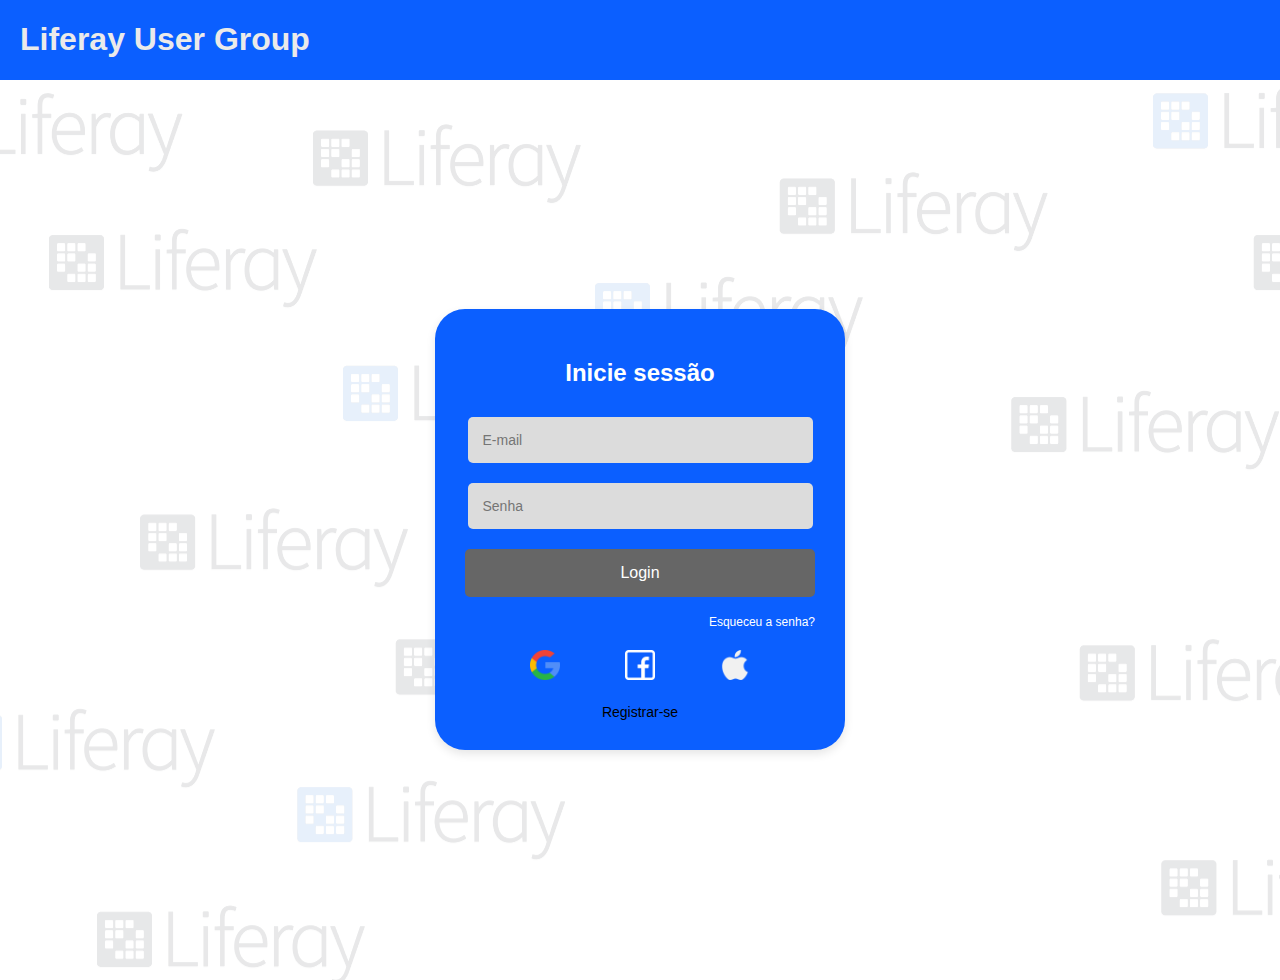
<file: index.html>
<!DOCTYPE html>
<html lang="pt-BR">
<head>
  <meta charset="UTF-8">
  <meta name="viewport" content="width=device-width, initial-scale=1.0">
  <link rel="stylesheet" href="/Styles/login.css">
  <link rel="shortcut icon" href="/img/favicon.png" type="image/x-icon">
  <title>LUG - login</title>
</head>  
<body>
  <main class="fundo-login"> 
  <header class="header">
    <h1>Liferay User Group</h1>
  </header>
<main>
  <div class="login-container">
    <div class="login-box">
      <h2 class="login-titulo">Inicie sessão</h2>
      
      <form id="login-form">
        <!--Lembrete: botar o required depois-->
        <input type="email" placeholder="E-mail">
        <input type="password" placeholder="Senha">
        <button type="submit">Login</button>
      </form>
      
      <div class="forgot-password">
        <a href="#">Esqueceu a senha?</a>
      </div>
      
      <div class="social-login">
        <ul class="social-login-list">
          <li class="social-login-item">
            <a href="https://myaccount.google.com/?hl=pt"><img src="/img/login/logoGoogle.png" alt="Google"></a>
          </li>
          <li class="social-login-item">
            <a href="https://www.facebook.com/login/?locale=pt_BR"><img src="/img/login/logoFacebook.png"     alt="Facebook"></a>
          </li>
          <li class="social-login-item">
            <a href="https://www.icloud.com"><img src="/img/login/logoApple.png" alt="Apple"></a>
          </li>
        </ul>
      </div>
      
      <div class="register">
        <a href="html/principal.html">Registrar-se</a>
      </div>
    </div>
  </div>
</main>
<script src="../JS/script.js"></script>
</main>
</body>
</html>
</file>
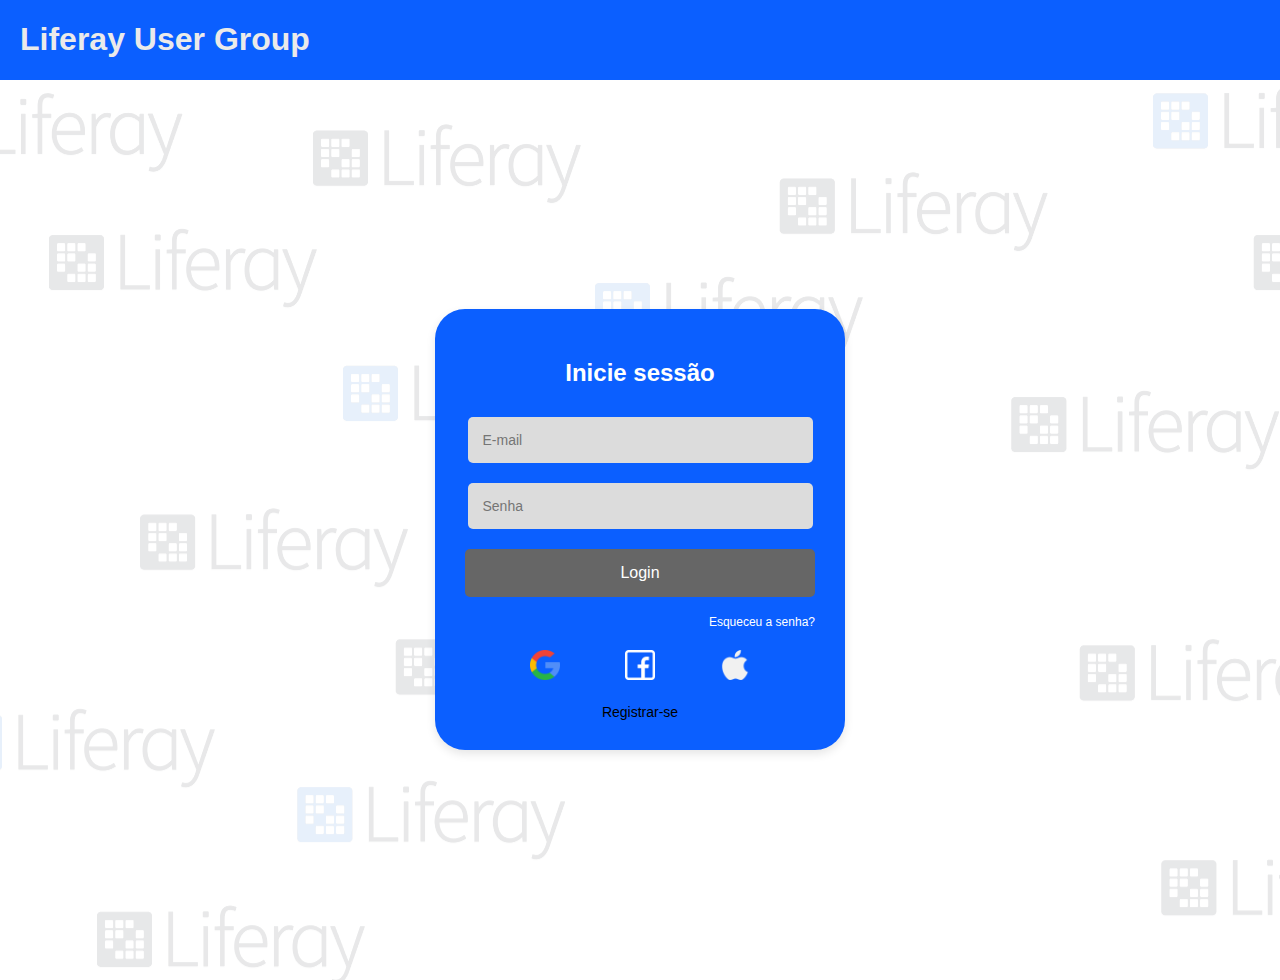
<file: html/index.html>
<!DOCTYPE html>
<html lang="pt-BR">
<head>
  <meta charset="UTF-8">
  <meta name="viewport" content="width=device-width, initial-scale=1.0">
  <link rel="stylesheet" href="../Styles/login.css">
  <link rel="shortcut icon" href="/img/favicon.png" type="image/x-icon">
  <title>LUG - login</title>
</head>  
<body>
  <main class="fundo-login"> 
  <header class="header">
    <h1>Liferay User Group</h1>
  </header>
<main>
  <div class="login-container">
    <div class="login-box">
      <h2 class="login-titulo">Inicie sessão</h2>
      
      <form id="login-form">
        <!--Lembrete: botar o required depois-->
        <input type="email" placeholder="E-mail">
        <input type="password" placeholder="Senha">
        <button type="submit">Login</button>
      </form>
      
      <div class="forgot-password">
        <a href="#">Esqueceu a senha?</a>
      </div>
      
      <div class="social-login">
        <ul class="social-login-list">
          <li class="social-login-item">
            <a href="https://myaccount.google.com/?hl=pt"><img src="/img/login/logoGoogle.png" alt="Google"></a>
          </li>
          <li class="social-login-item">
            <a href="https://www.facebook.com/login/?locale=pt_BR"><img src="/img/login/logoFacebook.png"     alt="Facebook"></a>
          </li>
          <li class="social-login-item">
            <a href="https://www.icloud.com"><img src="/img/login/logoApple.png" alt="Apple"></a>
          </li>
        </ul>
      </div>
      
      <div class="register">
        <a href="html/principal.html">Registrar-se</a>
      </div>
    </div>
  </div>
</main>
<script src="../JS/script.js"></script>
</main>
</body>
</html>
</file>
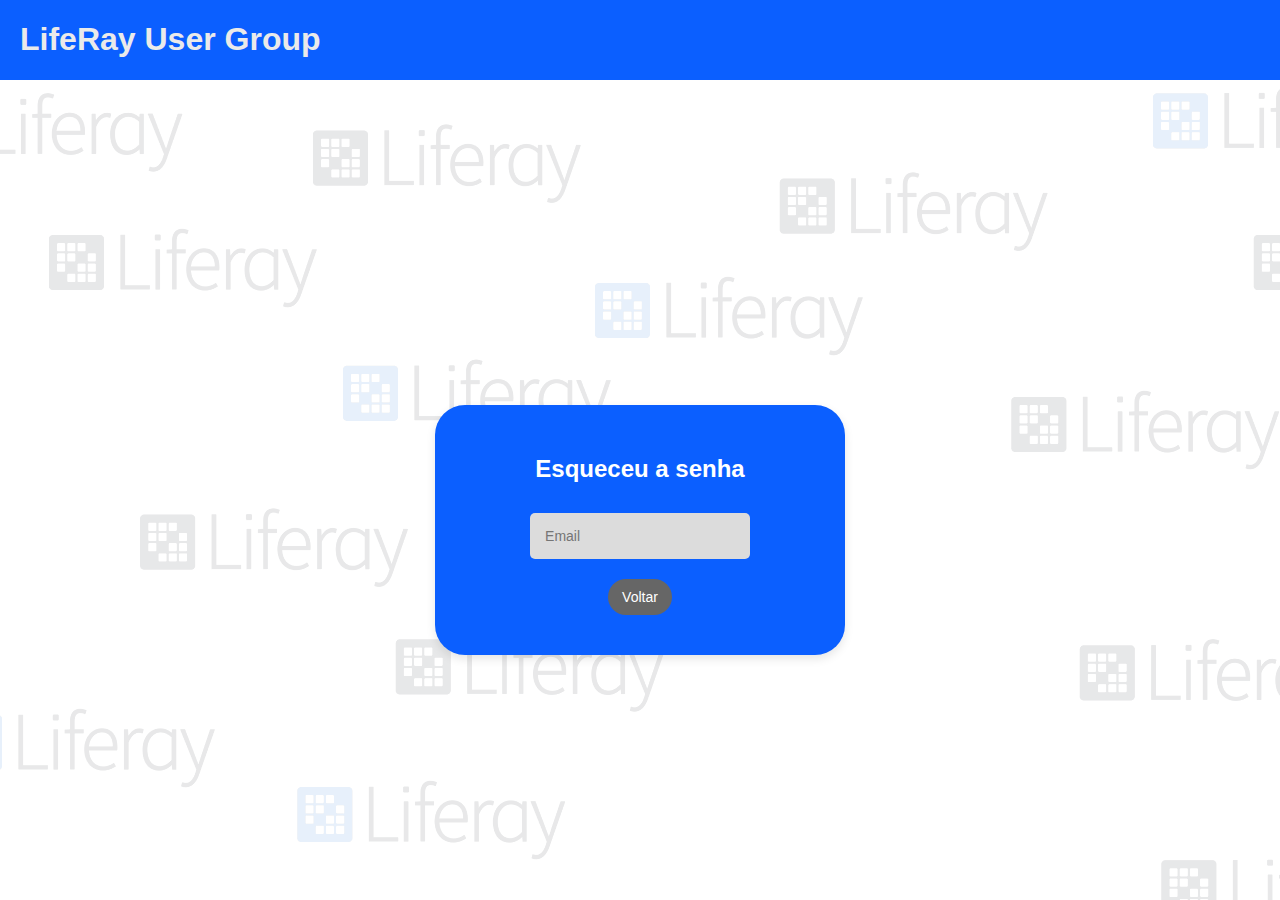
<file: html/esqueceuSenha.html>
<!DOCTYPE html>
<html lang="pt-br">
<head>
    <meta charset="UTF-8">
    <meta name="viewport" content="width=device-width, initial-scale=1.0">
    <title>Esqueceu a senha</title>
    <link rel="stylesheet" href="../Styles/esqueceuSenha.css">
    <link rel="shortcut icon" href="/img/favicon.png" type="image/x-icon">
</head>
<body>
<!-- main para o fundo da tela-->
         
         
    <div class="fundo-esqueceuSenha">

        <header class="header">
            <h1>LifeRay User Group</h1>
        </header>
        
        
         <!-- main para o quadrado da tela-->
        <div class="esqueceuSenha-container">

            <div class="esqueceuSenha-box">

                <h2 class="esqueceuSenha-titulo">Esqueceu a senha</h2>

                <div class="esqueceuSenha-conteudo">

                    <form id="equeceuSenha-form">

                        <div class="esqueceuSenha-formulario">

                            <input type="email" placeholder="Email">
                            <button type="submit">Voltar</button>

                        </div>

                    </form>
                </div>

            </div>
            
        </div>
        
        
        
    </div>

</body>
</html>
</file>
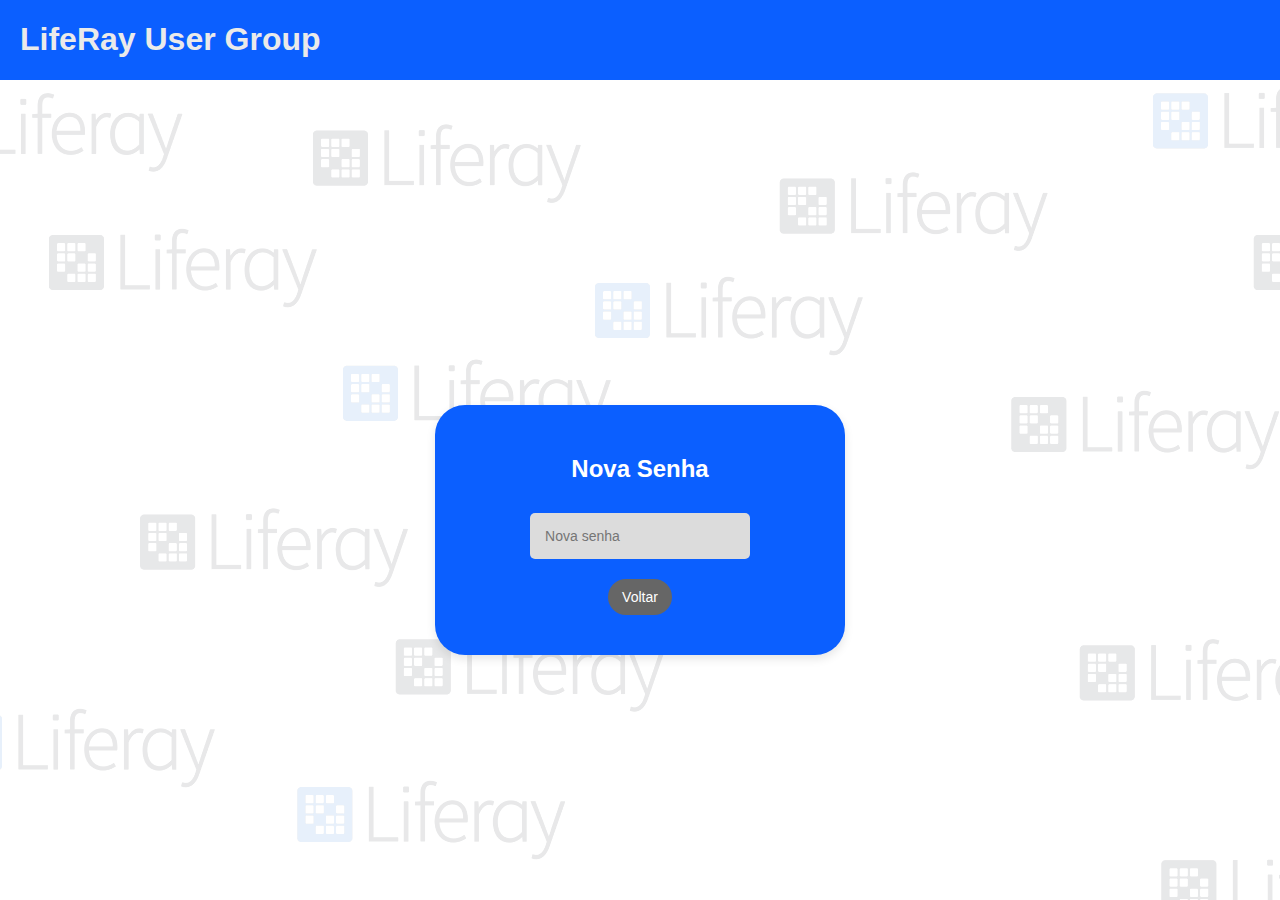
<file: html/novaSenha.html>
<!DOCTYPE html>
<html lang="pt-br">
<head>
    <meta charset="UTF-8">
    <meta name="viewport" content="width=device-width, initial-scale=1.0">
    <title>Nova Senha</title>
    <link rel="shortcut icon" href="../img/favicon.png" type="image/x-icon">
    <link rel="stylesheet" href="../Styles/novaSenha.css">
</head>
<body>
             
             
        <div class="fundo-novaSenha">
    
            <header class="header">
                <h1>LifeRay User Group</h1>
            </header>
            
            
             <!-- main para o quadrado da tela-->
            <div class="novaSenha-container">
    
                <div class="novaSenha-box">
    
                    <h2 class="novaSenha-titulo">Nova Senha</h2>
    
                    <div class="novaSenha-conteudo">
    
                        <form id="novaSenha-form">
    
                            <div class="novaSenha-formulario">
    
                                <input type="novaSenha" placeholder="Nova senha">
                                <button type="submit">Voltar</button>
    
                            </div>
    
                        </form>
                    </div>
    
                </div>
                
            </div>
            
            
            
        </div>
    
    </body>
</html>
</file>
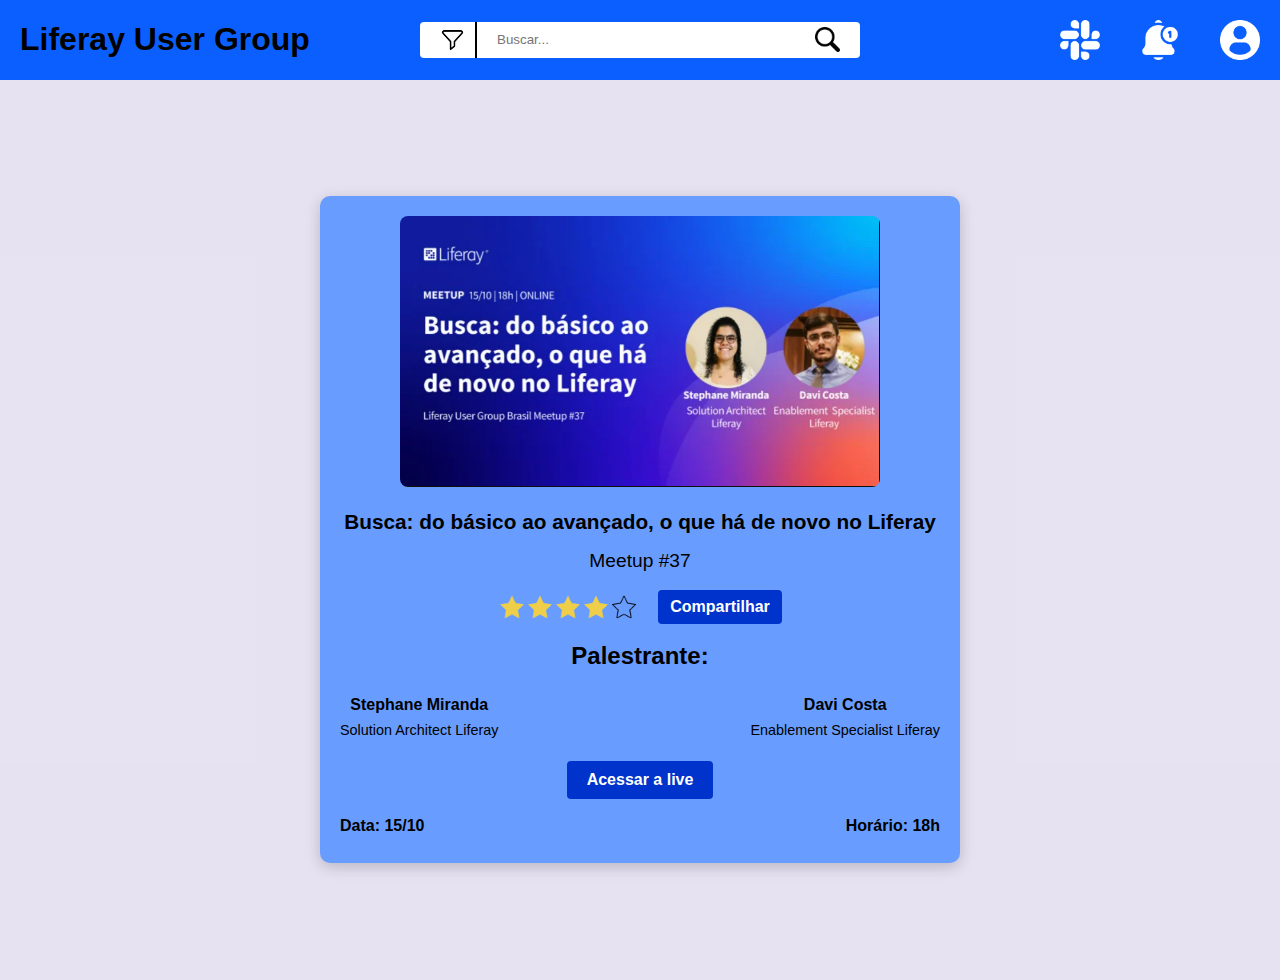
<file: html/principal-meetup1510.html>
<!DOCTYPE html>
<html lang="pt-BR">
<head>
  <meta charset="UTF-8">
  <meta name="viewport" content="width=device-width, initial-scale=1.0">
  <link rel="stylesheet" href="/Styles/principal-meetup1510.css">
  <link rel="shortcut icon" href="/img/favicon.png" type="image/x-icon">
  <title>LUG - principal</title>
</head>
<body>
  <header class="header">
    <h1><a href="./principal.html">Liferay User Group</a></h1>
    <div class="search-bar">
        <img src="/img/header/filtro.webp" alt="botão de filtrar">
        <div class="divisor"></div>
        <input type="text" id="pesquisa" placeholder="Buscar...">
        <img src="/img/header/search.webp" alt="botão de pesquisa">
    </div>
    <div class="icones">
        <img src="/img/header/slack.webp" alt="Slack">
        <img src="/img/header/notificacao.webp" alt="Notificações">
        <img src="/img/header/perfil.webp" alt="Perfil">
    </div>
</header>
  <main>
    <div class="meetup-card-focus">
      <img src="../img/principal/meetup 1510.png" alt="meetup thumb">
      <h1 class="titulo">Busca: do básico ao avançado, o que há de novo no Liferay</h1>
      <p class="meetup-id">Meetup #37</p>
      
      <div class="meetup-stars">
        <img class="meetup-recente-icon" src="/img/principal/estrela-full.png" alt="estrela cheia">
        <img class="meetup-recente-icon" src="/img/principal/estrela-full.png" alt="estrela cheia">
        <img class="meetup-recente-icon" src="/img/principal/estrela-full.png" alt="estrela cheia">
        <img class="meetup-recente-icon" src="/img/principal/estrela-full.png" alt="estrela cheia">
        <img class="meetup-recente-icon" src="/img/principal/estrela.png" alt="estrela vazia">
        <button class="share-button">Compartilhar</button>
      </div>
  
      <h2>Palestrante:</h2>
      <div class="detalhes">
        <div>
          <p class="palestrante-nome">Stephane Miranda</p>
          <p class="palestrante-funcao">Solution Architect Liferay</p>
        </div>
        <div>
          <p class="palestrante-nome">Davi Costa</p>
          <p class="palestrante-funcao">Enablement Specialist Liferay</p>
        </div>
      </div>
      <a href="./encontro-online-live.html" class="live-button">Acessar a live</a>
      <div class="detalhes">
        <h3 class="info">Data: <span>15/10</span></h3>
        <br>
        <h3 class="info">Horário: <span>18h</span></h3>
      </div>
    </div>
  </main>
</body>
</html>
</file>
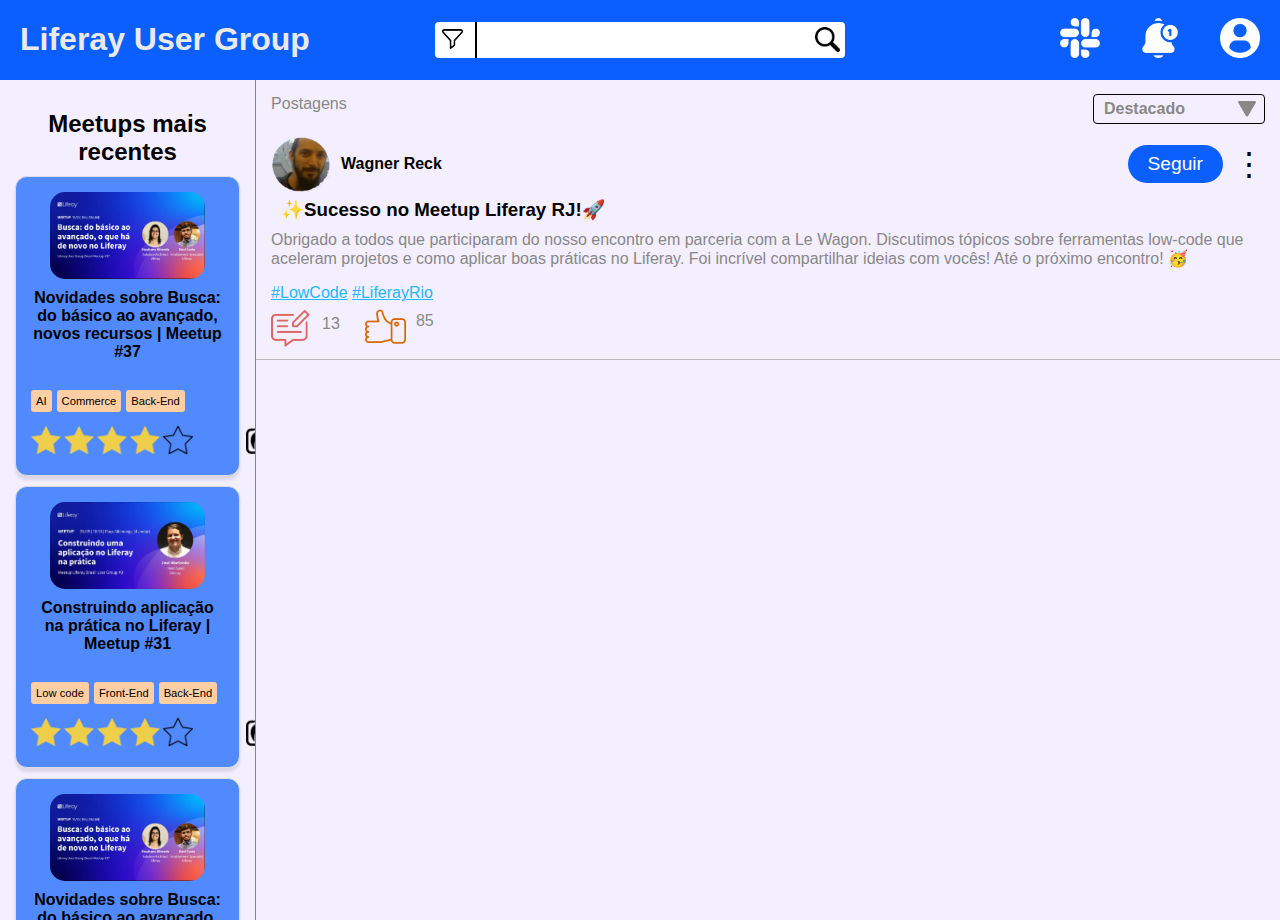
<file: html/principal.html>
<!DOCTYPE html>
<html lang="pt-BR">
<head>
  <meta charset="UTF-8">
  <meta name="viewport" content="width=device-width, initial-scale=1.0">
  <link rel="stylesheet" href="/Styles/principal.css">
  <link rel="shortcut icon" href="/img/favicon.png" type="image/x-icon">
  <title>LUG - principal</title>
</head>
<body>
  <header class="header">
    <h1>Liferay User Group</h1>
    <div class="search-bar">
      <button id="filtro"><img src="/img/header/filtro.webp" alt="botão de filtrar"></button>
        <div id="filterMenu" class="filter-menu">
            <label><input type="checkbox">Back-end</label><br>
            <label><input type="checkbox">Commerce</label><br>
            <label><input type="checkbox">Front-end</label><br>
            <label><input type="checkbox">AI</label><br>
            <label><input type="checkbox">Low-Code</label><br>
            <label><input type="checkbox">Objects</label><br>
            <label><input type="checkbox">Fragment</label><br>
        </div>

      <div class="divisor"></div>
      <input type="text" id="pesquisa">
      <img src="/img/header/search.webp" alt="botão de pesquisa">
    </div>


    <div class="icones">
      <button id="slack"><img src="/img/header/slack.webp" alt="Slack"></button>
        <div id="participar" class="participarSlack">
          <h2>Participe da nossa comunidade do Slack</h2>
          <p id="junte-se">JUNTE-SE A NÓS</p>
          <p>Participe de discussões em <br>
            tempo real, compartilhe <br>
            conhecimento e fique por <br> 
            dentro das novidades da <br> 
            nossa comunidade.</p>
        </div>

      <button id="notificacao"><img src="/img/header/notificacao.webp" alt="Notificações"></button>
        <div id="notif" class="notify">
          <div class="header-notify">
            <h2>Notificações</h2>
            <div class="filtro-destacado">
              <span>Todos</span>
              <img id="filtro-acesso" src="../img/principal/triangulo.png" alt="ícone de triângulo">
            </div>
          </div>
            <h4>Um vídeo foi postado no canal liferay</h4>
            <img src="/img/principal/liferay-dxp.png" alt="">
            <hr>
            <h4>Um encontro digital acabou de <br> começar, venha  se conectar </h4>
            <img src="/img/principal/meetup 1510.png" alt="">
        </div>
      
      <button id="perfil"><img src="/img/header/perfil.webp" alt="Perfil"></button>
        <div id="user" class="config">
          <div class="usuario"><img src="/img/principal/usuario.png" alt=""><h2>Nome Usuário</h2></div>

          <div class="item-perfil"><img src="/img/principal/favorito.png" alt=""><a href="">Salvar</a></div>
          <div class="item-perfil"><img src="/img/principal/histórico.png" alt=""><a href="">Histórico</a></div>
          <div class="item-perfil"><img src="/img/principal/editar-perfil.png" alt=""><a href="">Editar Perfil</a></div>
          <div class="item-perfil"><img src="/img/principal/suporte.png" alt=""><a href="">Ajuda e Suporte</a></div>
          <div class="item-perfil"><img src="/img/principal/configurações.png" alt=""><a href="">Configurações</a></div>
          <div class="item-perfil"><img src="/img/principal/sair.png" alt=""><a href="">Logout</a></div>
        </div>

    </div>
  </header>

  <main>
    <section class="meetup-recente">
      <h2>Meetups mais recentes</h2>

      <!-- Cartão do meetup com informações e tags -->
      <div class="meetup-card" data-url="principal-meetup1510.html">
        <div class="meetup-content">
          <img class="meetup-thumb" src="/img/principal/meetup 1510.png" alt="thumb do meetup">
          <p class="meetup-titulo">Novidades sobre Busca: do básico ao avançado, novos recursos | Meetup #37</p>
        </div>
        <ul class="meetup-tag">
          <li><a class="meetup-tag-item" href="/">AI</a></li>
          <li><a class="meetup-tag-item" href="/">Commerce</a></li>
          <li><a class="meetup-tag-item" href="/">Back-End</a></li>
        </ul>
        <div class="meetup-icons">
          <!-- Ícones de avaliação (estrelas) e botão de compartilhamento -->
          <img class="meetup-recente-icon" src="/img/principal/estrela-full.png" alt="estrela cheia">
          <img class="meetup-recente-icon" src="/img/principal/estrela-full.png" alt="estrela cheia">
          <img class="meetup-recente-icon" src="/img/principal/estrela-full.png" alt="estrela cheia">
          <img class="meetup-recente-icon" src="/img/principal/estrela-full.png" alt="estrela cheia">
          <img class="meetup-recente-icon" src="/img/principal/estrela.png" alt="estrela vazia">
          <img class="meetup-recente-icon-share" src="/img/principal/simbolo-de-compartilhamento.png" alt="compartilhar">
        </div>
      </div>

      <!-- Outro cartão de meetup -->
      <div class="meetup-card">
        <div class="meetup-content">
          <img class="meetup-thumb" src="/img/principal/meetup 2805.png" alt="thumb do meetup">
          <p class="meetup-titulo">Construindo aplicação na prática no Liferay | Meetup #31</p>
        </div>
        <ul class="meetup-tag">
          <li><a class="meetup-tag-item">Low code</a></li>
          <li><a class="meetup-tag-item">Front-End</a></li>
          <li><a class="meetup-tag-item">Back-End</a></li>
        </ul>
        <div class="meetup-icons">
          <img class="meetup-recente-icon" src="/img/principal/estrela-full.png" alt="estrela cheia">
          <img class="meetup-recente-icon" src="/img/principal/estrela-full.png" alt="estrela cheia">
          <img class="meetup-recente-icon" src="/img/principal/estrela-full.png" alt="estrela cheia">
          <img class="meetup-recente-icon" src="/img/principal/estrela-full.png" alt="estrela cheia">
          <img class="meetup-recente-icon" src="/img/principal/estrela.png" alt="estrela vazia">
          <img class="meetup-recente-icon-share" src="/img/principal/simbolo-de-compartilhamento.png" alt="compartilhar">
        </div>
      </div>

      <div class="meetup-card" data-url="principal-meetup1510.html">
        <div class="meetup-content">
          <img class="meetup-thumb" src="/img/principal/meetup 1510.png" alt="thumb do meetup">
          <p class="meetup-titulo">Novidades sobre Busca: do básico ao avançado, novos recursos | Meetup #37</p>
        </div>
        <ul class="meetup-tag">
          <li><a class="meetup-tag-item" href="/">AI</a></li>
          <li><a class="meetup-tag-item" href="/">Commerce</a></li>
          <li><a class="meetup-tag-item" href="/">Back-End</a></li>
        </ul>
        <div class="meetup-icons">
          <!-- Ícones de avaliação (estrelas) e botão de compartilhamento -->
          <img class="meetup-recente-icon" src="/img/principal/estrela-full.png" alt="estrela cheia">
          <img class="meetup-recente-icon" src="/img/principal/estrela-full.png" alt="estrela cheia">
          <img class="meetup-recente-icon" src="/img/principal/estrela-full.png" alt="estrela cheia">
          <img class="meetup-recente-icon" src="/img/principal/estrela-full.png" alt="estrela cheia">
          <img class="meetup-recente-icon" src="/img/principal/estrela.png" alt="estrela vazia">
          <img class="meetup-recente-icon-share" src="/img/principal/simbolo-de-compartilhamento.png" alt="compartilhar">
        </div>
      </div>
      <div class="meetup-card">
        <div class="meetup-content">
          <img class="meetup-thumb" src="/img/principal/meetup 2805.png" alt="thumb do meetup">
          <p class="meetup-titulo">Construindo aplicação na prática no Liferay | Meetup #31</p>
        </div>
        <ul class="meetup-tag">
          <li><a class="meetup-tag-item">Low code</a></li>
          <li><a class="meetup-tag-item">Front-End</a></li>
          <li><a class="meetup-tag-item">Back-End</a></li>
        </ul>
        <div class="meetup-icons">
          <img class="meetup-recente-icon" src="/img/principal/estrela-full.png" alt="estrela cheia">
          <img class="meetup-recente-icon" src="/img/principal/estrela-full.png" alt="estrela cheia">
          <img class="meetup-recente-icon" src="/img/principal/estrela-full.png" alt="estrela cheia">
          <img class="meetup-recente-icon" src="/img/principal/estrela-full.png" alt="estrela cheia">
          <img class="meetup-recente-icon" src="/img/principal/estrela.png" alt="estrela vazia">
          <img class="meetup-recente-icon-share" src="/img/principal/simbolo-de-compartilhamento.png" alt="compartilhar">
        </div>
      </div>  
    </section>

    <section class="publicacao">
      <div class="header-postagens">
        <p>Postagens</p>
        <div class="filtro-destacado">
          <span>Destacado</span>
          <img id="filtro-acesso" src="../img/principal/triangulo.png" alt="ícone de triângulo">
        </div>
      </div>
      <div class="descricao">
        <img src="../img/principal/600_523466237.webp" alt=""> 
        <h4>Wagner Reck</h4>
        <div class="publicacao-acoes">
          <button class="seguir">Seguir</button>
          <button class="configuracoes">⋮</button>
        </div>
      </div>
      <h3>✨Sucesso no Meetup Liferay RJ!🚀</h3>
      <p>Obrigado a todos que participaram do nosso encontro em parceria com a Le Wagon. Discutimos tópicos sobre ferramentas low-code que aceleram projetos e como aplicar boas práticas no Liferay. Foi incrível compartilhar ideias com vocês! Até o próximo encontro! 🥳</p>
      <a href="">#LowCode</a>
      <a href="">#LiferayRio</a>
      <div class="avaliacao">
        <div class="comentario"><img src="../img/principal/comentarios.png" alt=""> <p>13</p></div>
        <div class="like"><img src="../img/principal/nao-gosto.png" alt=""> <p>85</p></div>
      </div>
      <hr>
    </section>
  </main>
  <script src="../JS/principal.js"></script>
</body>
</html>
</file>
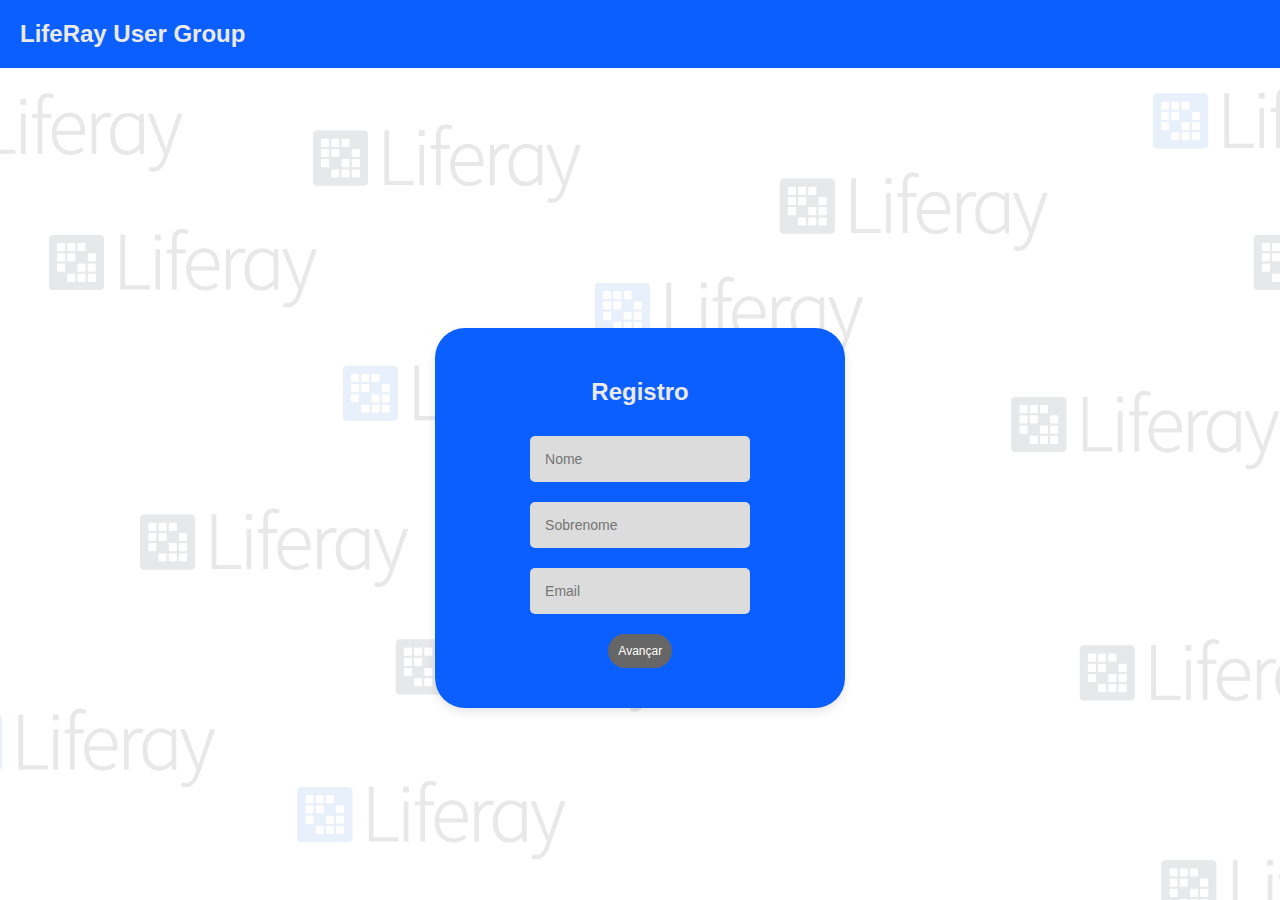
<file: html/registro.html>
<!DOCTYPE html>
<html lang="pt-br">
<head>
    <meta charset="UTF-8">
    <meta name="viewport" content="width=device-width, initial-scale=1.0">
    <title>Registro</title>
    <link rel="stylesheet" href="../Styles/registro.css">
    <link rel="shortcut icon" href="../img/favicon.png" type="image/x-icon">
</head>
<body>
    

    <div class="fundo-registro">

        <header>

            <h2>LifeRay User Group</h2>

        </header>

        <div class="registro-container">
            <div class="registro-box">

                <h2 class="registro-titulo">Registro</h2>

                <div class="registro-conteudo">

                    <form action="registro-form">

                        <div class="registro-formulario">

                            <input type="nome" placeholder="Nome">
                            <input type="sobrenome" placeholder="Sobrenome">
                            <input type="email" placeholder="Email">
                            <button type="submit">Avançar</button>

                        </div>

                    </form>

                </div>


            </div>


        </div>

    </div>



</body>
</html>
</file>
<file: Styles/login.css>
@import "./global.css";
@import "./header.css";

/*Header*/
.fundo-login{
  background-image: url(../img/Screenshot_14.png);
}

/* Main (Login box)*/
.login-container {
  display: flex;
  justify-content: center;
  align-items: center;
  height: 100vh;
  width: 100%;
}

.login-box {
  background-color: #0b5fff;
  padding: 30px;
  border-radius: 30px;
  width: 350px;
  text-align: center;
  box-shadow: 0 4px 10px rgba(0, 0, 0, 0.1);
}

.login-titulo {
  justify-self: center;
  color: #ffffff;

}

form input[type="email"],
form input[type="password"] {
  width: 90%;
  padding: 15px;
  margin: 10px 0;
  border: none;
  border-radius: 5px;
  background-color: #dcdcdc;
  font-size: 14px;
}

form button {
  width: 100%;
  padding: 15px;
  background-color: #666666;
  color: white;
  border: none;
  border-radius: 5px;
  cursor: pointer;
  font-size: 16px;
  margin: 10px 0;
}

form button:hover {
  background-color: #555555;
}

.forgot-password {
  text-align: right;
  margin-top: 5px;
}

.forgot-password a {
  color: white;
  font-size: 12px;
  text-decoration: none;
}

.social-login-list {
  display: flex;
  justify-content: space-evenly;
  align-items: center;
  margin: 20px 0;
}

.social-login-item {
  align-items: center;
  list-style-type: none;
  padding: 0;
  margin: 0;
}

.social-login ul a img {
  width: 30px;
  height: auto;
}

.register {
  margin-top: 20px;
  color: white;
  text-decoration: none;
  font-size: 14px;
}
</file>
<file: Styles/esqueceuSenha.css>
body {
    margin: 0;
    font-family: Arial, Helvetica, sans-serif;
    height: 100vh;  
  }

.fundo-esqueceuSenha {
    background: url(../img/esqueceuSenha/Screenshot_14.png);
    overflow: hidden;
    height: 100vh;
}

.header {
    background-color: #0b5fff;
    display: grid;
    grid-template-columns: 1fr 1fr;
    color: #eaeaea;
    padding: 0 20px;
  }

.esqueceuSenha-container {
  display: flex;
  justify-content: center;
  align-items: center;
  height: 100vh;
  width: 100%;
}

.esqueceuSenha-box {
  background-color: #0b5fff;
  padding: 30px;
  border-radius: 30px;
  width: 350px;
  text-align: center;
  box-shadow: 0 4px 10px rgba(0, 0, 0, 0.1);
}

.esqueceuSenha-titulo {
  /*justify-align: center;*/
  color: #ffffff;
  margin: 20px;
}

.esqueceuSenha-conteudo {
    display: flex;
    flex-direction: column;
    justify-content: center;
    align-items: center;
    text-align: center;
}

form input[type="esqueceuSenha-form"] {
    width: 90%;
    padding: 15px;
    margin: 10px 0;
    border: none;
    border-radius: 5px;
    background-color: #dcdcdc;
    font-size: 14px;
}

form input[type="email"] {
    width: 90%;
    padding: 15px;
    margin: 10px 0;
    border: none;
    border-radius: 5px;
    background-color: #dcdcdc;
    font-size: 14px;
}

.esqueceuSenha-formulario {
    display: flex;
    flex-direction: column;
    justify-content: center;
    align-items: center;
    text-align: center;
}

form button {
    width: 30%;
    padding: 10px;
    background-color: #666666;
    color: white;
    border: none;
    border-radius: 30px;
    cursor: pointer;
    font-size: 14px;
    margin: 10px 0;
}

form button:hover {
    background-color: hsl(0, 0%, 31%);
}
</file>
<file: Styles/novaSenha.css>
body {
    margin: 0;
    font-family: Arial, Helvetica, sans-serif;
    height: 100vh;  
}

.fundo-novaSenha {
    background: url(../img/novaSenha/Screenshot_14.png);
    overflow: hidden;
    height: 100vh;
}

header {
    background-color: #0b5fff;
    display: grid;
    grid-template-columns: 1fr 1fr;
    color: #eaeaea;
    padding: 0 20px;
}

.novaSenha-container {
    display: flex;
    justify-content: center;
    align-items: center;
    height: 100vh;
    width: 100%;
}

.novaSenha-box {
    background-color: #0b5fff;
    padding: 30px;
    border-radius: 30px;
    width: 350px;
    text-align: center;
    box-shadow: 0 4px 10px rgba(0, 0, 0, 0.1);
}

.novaSenha-titulo {
    color: #ffffff;
    margin: 20px;
}

.novaSenha-conteudo {
    display: flex;
    flex-direction: column;
    justify-content: center;
    align-items: center;
    text-align: center;
}

form input [type="novaSenha-form"] {
    width: 90%;
    padding: 15px;
    margin: 10px 0;
    border: none;
    border-radius: 5px;
    background-color: #dcdcdc;
    font-size: 14px;
}

form input[type="novaSenha"] {
    width: 90%;
    padding: 15px;
    margin: 10px 0;
    border: none;
    border-radius: 5px;
    background-color: #dcdcdc;
    font-size: 14px;
}

.novaSenha-formulario {
    display: flex;
    flex-direction: column;
    justify-content: center;
    align-items: center;
    text-align: center;
}

form button {
    width: 30%;
    padding: 10px;
    background-color: #666666;
    color: white;
    border: none;
    border-radius: 30px;
    cursor: pointer;
    font-size: 14px;
    margin: 10px 0;
}

form button:hover {
    background-color: hsl(0, 0%, 31%);
}
</file>
<file: Styles/principal-meetup1510.css>
@import "./global.css";
@import "./header.css";

main {
  display: flex;
  justify-content: center;
  align-items: center;
  min-height: 100vh;
  background-color: rgba(0, 0, 0, 0.05);
}

.meetup-card-focus {
  display: flex;
  flex-direction: column;
  align-items: center;
  width: 90%;
  max-width: 600px;
  padding: 20px;
  background-color: #689dff;
  border-radius: 10px;
  box-shadow: 0px 4px 15px rgba(0, 0, 0, 0.2);
  overflow: hidden;
  font-family: Arial, sans-serif;
}

.meetup-card-focus img {
  width: 80%;
  border-radius: 8px;
  margin-bottom: 15px;
}

.meetup-card-focus h1,
.meetup-card-focus h2,
.meetup-card-focus h3,
.meetup-card-focus p {
  margin: 8px 0;
  text-align: center;
  color: #000000;
}

.titulo {
  font-size: 1.3em;
  font-weight: bold;
}

.meetup-id {
  font-size: 1.2em;
  color: #555;
}


.meetup-stars {
  display: flex;
  justify-content: center;
  align-items: center;
  margin: 10px 0;
}

.meetup-stars img {
  width: 24px;
  margin: 0 2px;
}

.share-button {
  margin-left: 20px; 
  padding: 8px 12px;
  background-color: #0033CC; 
  color: white; 
  border: none; 
  border-radius: 4px;
  cursor: pointer; 
  font-size: 1em;
  font-weight: bold;
}

.share-button:hover {
  background-color: #000F7D; 
}

.palestrante-nome {
  font-weight: bold;
  color: #333;
}

.palestrante-funcao {
  font-size: 0.9em;
  color: #777;
}
.live-button {
  display: inline-block;
  padding: 10px 20px;
  margin-top: 15px;
  background-color: #0033CC;
  color: white;
  text-align: center;
  text-decoration: none;
  border-radius: 4px;
  font-size: 1em;
  font-weight: bold;
  cursor: pointer;
}

.live-button:hover {
  background-color: #002080;
}


.info {
  font-weight: bold;
  font-size: 1em;
  color: #333;
}

.detalhes {
  display: flex;
  justify-content: space-between;
  width: 100%;
  margin-top: 10px;
}
</file>
<file: Styles/principal.css>
@import "./global.css";
@import "./header.css";

main {
  display: flex;
  height: calc(100vh - 60px);
}

/* Meetup Module */
.meetup-recente {
  width: 35%;
  border-right: #888888 solid 1px;
  padding: 10px;
  overflow-y: scroll;
  scrollbar-width: none;
  -ms-overflow-style: none;
}

.meetup-recente::-webkit-scrollbar {
  display: none;
}

.meetup-recente h2 {
  margin-bottom: 10px;
  text-align: center;
}

.meetup-card {
  background-color: rgba(11, 95, 255, 0.7);
  border: 1px solid #ddd;
  margin: 10px 5px;
  padding: 15px;
  padding-bottom: 20px;
  border-radius: 12px;
  box-shadow: 0 4px 3px rgba(0, 0, 0, 0.1);
}

.meetup-content {
  display: flex;
  flex-direction: column;
  align-items: center;
}

.meetup-thumb {
  width: 80%;
  height: auto;
  border-radius: 15px;
}

.meetup-titulo {
  font-weight: bold;
  margin: 10px 0 20px;
  text-align: center;
}

.meetup-tag {
  display: flex;
  margin-top: 10px;
}

.meetup-tag-item {
  background-color: #FFCFA3;
  text-align: center;
  font-size: 0.7rem;
  color: rgb(0, 0, 0);
  padding: 5px;
  border-radius: 3px;
  margin-right: 5px;
  margin-bottom: 10px;
}

.meetup-icons {
  display: flex;
  align-items: center;
}

.meetup-recente-icon {
  width: 30px;
  margin-right: 3px;
}

.meetup-recente-icon-share {
  width: 30px;
  margin-left: 50px;
}

/* Meetup Module */

.publicacao {
  margin: 15px;
  margin-top: 10px;
}

.header-postagens {
  display: flex;
  align-items: center;
  justify-content: space-between;
  margin-bottom: 5px;
}

.header-postagens p {
  color: #888888;
  margin-top: 5px;
}

.filtro-destacado {
  display: flex;
  align-items: center;
  justify-content: space-between;
  width: 150px;
  padding: 5px 10px;
  background: none;
  border-radius: 4px;
  margin-top: 0%;
  border: 1px solid;
}

.filtro-destacado span {
  color: #888888;
  font-weight: bold;
  flex-grow: 1;
  text-align: left;
}

#filtro-acesso{
  width: 18px;
  height: 18px;
  margin-right: -12px;
}

.publicacao p {
  color: #888888;
  margin-top: 5px;
}

.publicacao img {
  width: 60px;
  height: 55px;
  margin: 0;
  padding-right: 10px;
}

.publicacao a {
  text-decoration: underline;
  color: #23B7FF;
}

.publicacao h3 {
  margin: 10px;
  margin-top: 5px;
}

.descricao {
  display: flex;
  align-items: center;
  justify-content: space-between;
}

.publicacao-acoes {
  display: flex;
  gap: 10px;
  margin-left: auto;
}

.publicacao .seguir {
  background-color: #0B5FFF;
  color: #fff;
  border: none;
  padding: 5px 20px;
  font-size: 1.2rem;
  border-radius: 20px;
  cursor: pointer;
}

.publicacao .configuracoes {
  background: none;
  border: none;
  font-size: 2rem;
  cursor: pointer;
}

.avaliacao {
  display: flex;
  gap: 25px;
}

.avaliacao img {
  width: 41px;
  height: 41px;
}

.comentario, .like {
  display: flex;
  margin-top: 5px;
}

.comentario {
  margin-top: 8px;
}

.publicacao hr {
  width: calc(100% + 30px);
  margin-left: -15px;
  border: 0;
  border-top: 1px solid #88888888;
}
.search-bar{
  padding-left: 5px;
  padding-right: 5px;
}

button {
  background: none;
  border: none;
  padding: 0;
  cursor: pointer;
  outline: none;
}

.filter-menu {
  display: none;
  position: absolute;
  top: 50px;
  height: 90px;
  width: 370px;
  padding: 15px;
  padding-bottom: 0;
  border: 1px solid #ccc;
  background-color: #FFE5FD;
  box-shadow: 0px 4px 8px rgba(0, 0, 0, 0.2);
  border-radius: 25px;
  color: #000;
  margin-top: 20px;
  justify-content: center;
  flex-wrap: wrap;
  gap: 10px;
}

.filter-menu.visible {
  display: flex;
} 

.participarSlack{
  display: none;
  position: absolute;
  background-color: #FFE5FD;
  color: #000;
  top: 70px;
  height: 290px;
  width: 250px;
  border-radius: 25px;
  border: 1px solid #ccc;
  text-align: center;
  right: 70px;
}

.participarSlack.visible{
  display: block;
}

.participarSlack h2 {
  font-size: 20px;
  margin-bottom: 15px;
  justify-self: center;
  font-weight: normal;
}

#junte-se{
  background-color: #2EB7FF;
  color: white;
  padding: 15px;
  margin-left: 10px;
  margin-right: 10px;
  border-radius: 15px;
  border: none;
  justify-self: center;
}

.participarSlack p {
  font-size: 16px;
  line-height: 1.5;
}

.notify{
  display: none;
  position: absolute;
  background-color: #FFE5FD;
  color: #000;
  top: 70px;
  height: 555px;
  width: 350px;
  border-radius: 25px;
  border: 1px solid #ccc;
  text-align: center;
  right: 15px;
}

.notify.visible{
  display: block;
}

.notify img{
  max-width: 100%;
  width: 250px;
  height: 150px;
}

.notify h2 h4{
  font-weight: normal;
  margin: 0;
  padding: 0;
}

.header-notify {
  display: flex;
  align-items: center;
  justify-content: flex-start;
  width: 100%; 
  max-width: 300px; 
  margin: 0 auto;
  padding: 10px 20px;
  box-sizing: border-box;
  gap: 20px;
}

.notify h2 {
  margin: 0;
  padding: 0;
  font-size: 20px;
}

.config{
  display: none;
  position: absolute;
  background-color: #FFE5FD;
  color: #000;
  top: 70px;
  height: 470px;
  width: 250px;
  border-radius: 25px;
  border: 1px solid #ccc;
  text-align: center;
  right: 0px;
}

.config.visible{
  display: block;
}

.usuario{
  display: flex;
  margin: 10px;
}

.usuario h2 {
  margin: 10px;
  padding: 10px;
  font-size: 20px;
  font-weight: normal;
}

.item-perfil {
  display: flex;
  align-items: center;
  margin: 10px 0;
}

.item-perfil img {
  margin: 10px;
  height: 35px;
  width: 35px;
}

@media (max-width: 768px) {
  main {
    flex-direction: column;
    height: auto;
  }

  .meetup-recente {
    display: none;
    width: 100%;
    border-right: none;
    padding: 10px 5px;
  }

  .publicacao {
    margin: 10px 5px;
  }

  .header-postagens {
    flex-direction: column;
    align-items: flex-start;
  }

  .meetup-card {
    margin: 10px 0;
  }

  .search-bar {
    flex-direction: column;
    align-items: stretch;
  }

  .filter-menu {
    width: 100%;
  }

  .icones button {
    margin: 5px;
  }
}
</file>
<file: Styles/registro.css>
body {
    margin: 0;
    font-family: Arial, Helvetica, sans-serif;
    height: 100vh;  
}

.fundo-registro {
    background: url(../img/registro/Screenshot_14.png);
    overflow: hidden;
    height: 100vh;
}

header {
    background-color: #0b5fff;
    display: grid;
    grid-template-columns: 1fr 1fr;
    color: #eaeaea;
    padding: 0 20px;
}

.registro-container {
  display: flex;
  justify-content: center;
  align-items: center;
  height: 100vh;
  width: 100%;
}

.registro-box {
  background-color: #0b5fff;
  padding: 30px;
  border-radius: 30px;
  width: 350px;
  text-align: center;
  box-shadow: 0 4px 10px rgba(0, 0, 0, 0.1);
}

.registro-titulo {
    color: #eaeaea;
    margin: 20px;
}

.registro-conteudo {
    display: flex;
    flex-direction: column;
    justify-content: center;
    align-items: center;
    text-align: center;
}

form input[type="registro-form"] {
    width: 90%;
    padding: 15px;
    margin: 10px 0;
    border: none;
    border-radius: 5px;
    background-color: #dcdcdc;
    font-size: 14px;
}

form input[type="nome"] {
    width: 90%;
    padding: 15px;
    margin: 10px 0;
    border: none;
    border-radius: 5px;
    background-color: #dcdcdc;
    font-size: 14px;
}

form input[type="sobrenome"] {
    width: 90%;
    padding: 15px;
    margin: 10px 0;
    border: none;
    border-radius: 5px;
    background-color: #dcdcdc;
    font-size: 14px;
}

form input[type="email"] {
    width: 90%;
    padding: 15px;
    margin: 10px 0;
    border: none;
    border-radius: 5px;
    background-color: #dcdcdc;
    font-size: 14px;
}

.registro-formulario {
    display: flex;
    flex-direction: column;
    justify-content: center;
    align-items: center;
    text-align: center;
}

form button {
    width: 30%;
    padding: 10px;
    background-color: #666666;
    color: white;
    border: none;
    border-radius: 30px;
    cursor: pointer;
    font-size: 12px;
    margin: 10px 0;
    text-align: center;
}

form button:hover {
    background-color: hsl(0, 0%, 31%);
}
</file>
